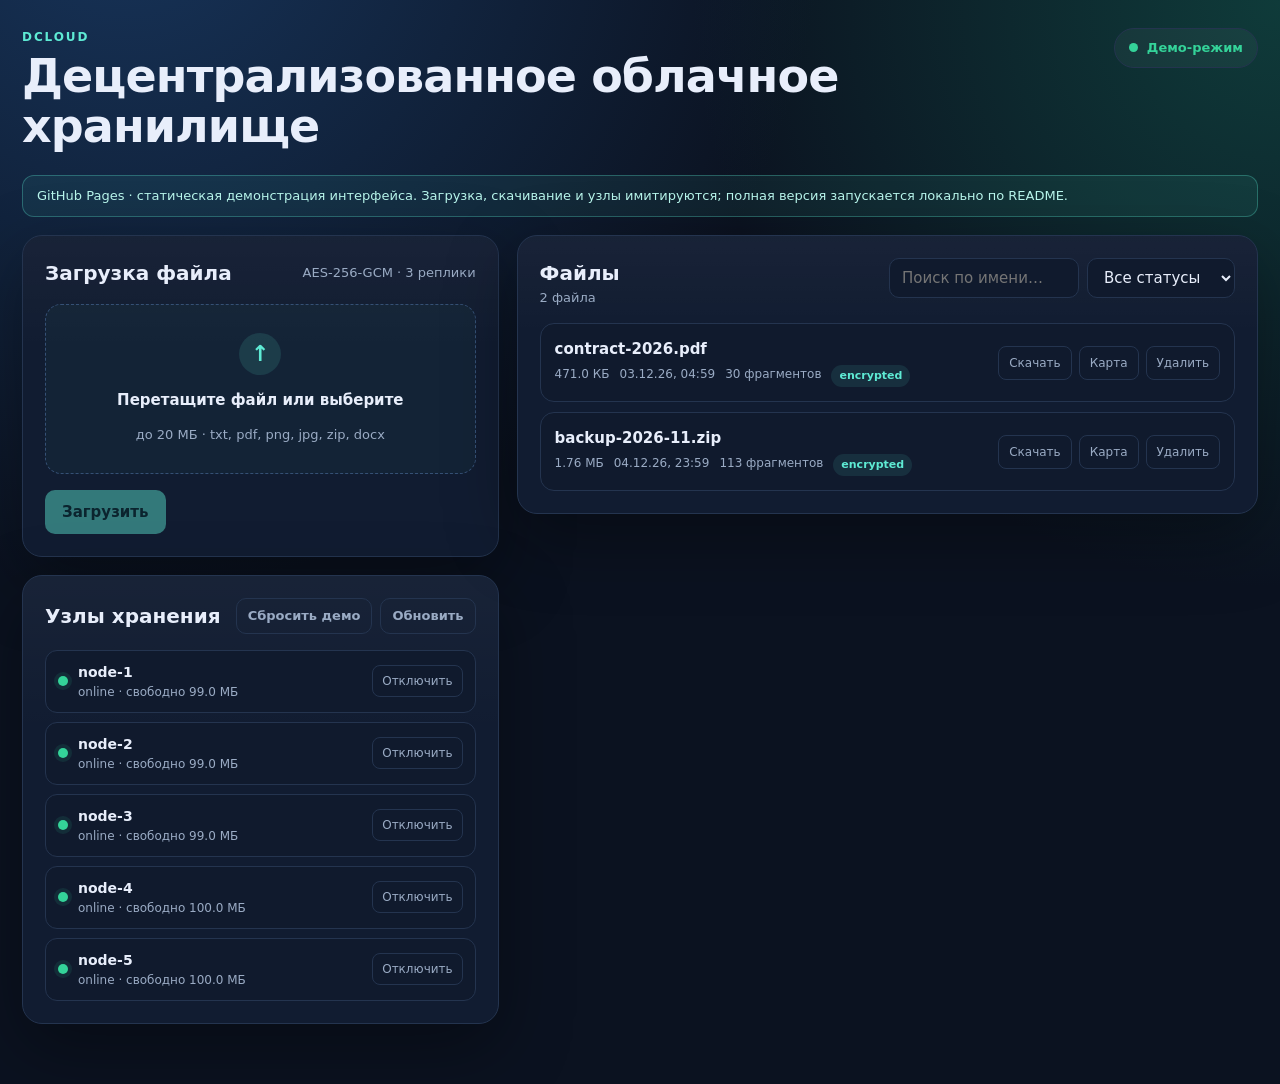
<file: site/index.html>
<!doctype html>
<html lang="ru">
  <head>
    <meta charset="utf-8">
    <meta name="viewport" content="width=device-width, initial-scale=1">
    <title>DCloud — демонстрация интерфейса</title>
    <link rel="stylesheet" href="styles.css?v=2">
  </head>
  <body>
    <div class="app">
      <header class="topbar">
        <div>
          <p class="eyebrow">DCLOUD</p>
          <h1>Децентрализованное облачное хранилище</h1>
        </div>
        <div class="status-pill" data-state="ok">
          <span class="dot"></span><span>Демо-режим</span>
        </div>
      </header>

      <div class="demo-banner">
        GitHub Pages · статическая демонстрация интерфейса. Загрузка, скачивание и узлы имитируются; полная версия запускается локально по README.
      </div>

      <main class="layout">
        <div class="column">
          <section class="panel">
            <div class="panel-head">
              <h2>Загрузка файла</h2>
              <span class="hint">AES-256-GCM · 3 реплики</span>
            </div>

            <form id="upload-form" novalidate>
              <label id="drop-zone" class="drop-zone" for="file-input">
                <input id="file-input" type="file" hidden>
                <span class="drop-icon">↑</span>
                <span class="drop-title">Перетащите файл или выберите</span>
                <span class="drop-hint">до 20 МБ · txt, pdf, png, jpg, zip, docx</span>
              </label>

              <div id="file-meta" class="file-meta hidden">
                <span id="file-name"></span>
                <span id="file-size" class="muted"></span>
              </div>
              <div id="upload-error" class="error hidden" role="alert"></div>

              <div id="progress-wrap" class="progress-wrap hidden">
                <div class="progress-track"><div id="progress-bar" class="progress-bar"></div></div>
                <span id="progress-label">0%</span>
              </div>

              <div class="actions">
                <button id="upload-btn" class="primary" type="submit" disabled>Загрузить</button>
                <button id="cancel-btn" class="secondary hidden" type="button">Отменить</button>
              </div>
            </form>
          </section>

          <section class="panel">
            <div class="panel-head">
              <h2>Узлы хранения</h2>
              <div class="actions-inline">
                <button id="reset-demo" class="ghost" type="button">Сбросить демо</button>
                <button id="refresh-nodes" class="ghost" type="button">Обновить</button>
              </div>
            </div>
            <div id="nodes-list" class="nodes-list"></div>
          </section>
        </div>

        <section class="panel files-panel">
          <div class="panel-head files-head">
            <div>
              <h2>Файлы</h2>
              <p class="hint" id="files-count">0 файлов</p>
            </div>
            <div class="filters">
              <input id="search" type="search" placeholder="Поиск по имени…" autocomplete="off">
              <select id="filter-status" aria-label="Фильтр по статусу">
                <option value="all">Все статусы</option>
                <option value="encrypted">Зашифрован</option>
              </select>
            </div>
          </div>

          <div id="files-list" class="files-list"></div>
          <div id="empty-state" class="empty hidden">
            <div class="empty-icon">☁</div>
            <h3>Хранилище пустое</h3>
            <p>Загрузите первый файл — он будет зашифрован и разложен на три реплики по разным узлам.</p>
            <button id="empty-upload" class="primary" type="button">Загрузить файл</button>
          </div>
          <div id="files-error" class="error hidden" role="alert"></div>
        </section>
      </main>
    </div>

    <div id="details-modal" class="modal hidden" role="dialog" aria-modal="true" aria-labelledby="details-title">
      <div class="modal-card">
        <div class="modal-head">
          <div>
            <p class="eyebrow">Карта фрагментов</p>
            <h2 id="details-title">Файл</h2>
          </div>
          <button id="details-close" class="icon-button" type="button" aria-label="Закрыть">×</button>
        </div>
        <div id="details-summary" class="details-summary"></div>
        <div class="table-wrap">
          <table class="chunk-table">
            <thead>
              <tr><th>#</th><th>Размер</th><th>SHA-256</th><th>Реплики</th></tr>
            </thead>
            <tbody id="chunks-body"></tbody>
          </table>
        </div>
      </div>
    </div>

    <div id="toast" class="toast hidden" role="status"></div>

    <script type="module" src="js/demo.js?v=16kb-2"></script>
  </body>
</html>
</file>
<file: site/styles.css>
:root {
  color-scheme: dark;
  --bg: #0b1220;
  --bg-soft: #101a2d;
  --panel: #111c31;
  --panel-2: #16233c;
  --text: #e8eefb;
  --muted: #9aabc4;
  --border: #24344f;
  --accent: #5eead4;
  --accent-strong: #2dd4bf;
  --danger: #fb7185;
  --warning: #fbbf24;
  --ok: #34d399;
  --shadow: 0 24px 70px rgb(0 0 0 / 35%);
}

* { box-sizing: border-box; }

html, body { min-height: 100%; }

body {
  margin: 0;
  background:
    radial-gradient(circle at 10% -10%, #17345a 0, transparent 42%),
    radial-gradient(circle at 100% 0%, #0f3b3a 0, transparent 35%),
    var(--bg);
  color: var(--text);
  font-family: "Segoe UI", system-ui, -apple-system, sans-serif;
  font-size: 15px;
  line-height: 1.5;
}

button, input, select { font: inherit; }

button { cursor: pointer; }

.hidden { display: none !important; }

.app {
  width: min(1320px, 100%);
  margin: 0 auto;
  padding: 28px 22px 60px;
}

.topbar {
  display: flex;
  align-items: flex-start;
  justify-content: space-between;
  gap: 20px;
  margin-bottom: 24px;
}

.eyebrow {
  margin: 0 0 6px;
  color: var(--accent);
  font-size: 12px;
  font-weight: 700;
  letter-spacing: 0.16em;
  text-transform: uppercase;
}

h1 {
  margin: 0;
  font-size: clamp(28px, 4vw, 46px);
  line-height: 1.08;
  letter-spacing: -0.02em;
}

h2 { margin: 0; font-size: 20px; }
h3 { margin: 0 0 8px; font-size: 18px; }

.status-pill {
  display: inline-flex;
  align-items: center;
  gap: 9px;
  flex-shrink: 0;
  padding: 9px 14px;
  border: 1px solid var(--border);
  border-radius: 999px;
  background: rgb(255 255 255 / 4%);
  color: var(--muted);
  font-size: 13px;
  font-weight: 600;
  white-space: nowrap;
}

.dot {
  width: 9px;
  height: 9px;
  border-radius: 50%;
  background: var(--muted);
}

.status-pill[data-state="ok"] { color: var(--ok); }
.status-pill[data-state="ok"] .dot { background: var(--ok); }
.status-pill[data-state="error"] { color: var(--danger); }
.status-pill[data-state="error"] .dot { background: var(--danger); }

.layout {
  display: grid;
  grid-template-columns: minmax(0, 0.9fr) minmax(0, 1.4fr);
  gap: 18px;
  align-items: start;
}

.column { display: grid; gap: 18px; }

.panel {
  padding: 22px;
  border: 1px solid var(--border);
  border-radius: 20px;
  background: linear-gradient(180deg, rgb(255 255 255 / 3%), transparent 35%), var(--panel);
  box-shadow: var(--shadow);
}

.panel-head {
  display: flex;
  align-items: center;
  justify-content: space-between;
  gap: 14px;
  margin-bottom: 16px;
}

.hint { margin: 0; color: var(--muted); font-size: 13px; }

.files-head { align-items: flex-start; flex-wrap: wrap; }

.filters {
  display: flex;
  gap: 8px;
  flex-wrap: wrap;
}

input[type="search"], select {
  min-height: 38px;
  padding: 8px 12px;
  border: 1px solid var(--border);
  border-radius: 10px;
  background: var(--bg-soft);
  color: var(--text);
  outline: none;
}

input[type="search"] { width: 190px; }
input[type="search"]:focus, select:focus { border-color: var(--accent); }

.drop-zone {
  display: grid;
  place-items: center;
  gap: 6px;
  min-height: 170px;
  padding: 24px;
  border: 1.5px dashed #355075;
  border-radius: 16px;
  background: rgb(94 234 212 / 3%);
  text-align: center;
  cursor: pointer;
  transition: border-color 0.2s, background 0.2s, transform 0.2s;
}

.drop-zone:hover, .drop-zone.dragover {
  border-color: var(--accent);
  background: rgb(94 234 212 / 8%);
}

.drop-zone.dragover { transform: scale(1.01); }

.drop-icon {
  display: grid;
  place-items: center;
  width: 42px;
  height: 42px;
  border-radius: 50%;
  background: rgb(94 234 212 / 12%);
  color: var(--accent);
  font-size: 22px;
  font-weight: 700;
}

.drop-title { font-weight: 700; }
.drop-hint { color: var(--muted); font-size: 13px; }

.file-meta {
  display: flex;
  justify-content: space-between;
  gap: 12px;
  margin-top: 12px;
  padding: 10px 12px;
  border: 1px solid var(--border);
  border-radius: 10px;
  background: var(--bg-soft);
  font-size: 14px;
}

.muted { color: var(--muted); }

.error {
  margin-top: 12px;
  padding: 10px 12px;
  border: 1px solid rgb(251 113 133 / 45%);
  border-radius: 10px;
  background: rgb(251 113 133 / 10%);
  color: #fecdd3;
  font-size: 14px;
}

.actions { display: flex; gap: 10px; margin-top: 16px; }

.primary, .secondary, .ghost, .icon-button {
  border-radius: 10px;
  border: 1px solid transparent;
  padding: 10px 16px;
  font-weight: 700;
  transition: opacity 0.15s, transform 0.15s, background 0.15s;
}

.primary {
  background: var(--accent);
  color: #052e2b;
}
.primary:hover:not(:disabled) { background: #8af5e4; transform: translateY(-1px); }
.primary:disabled { opacity: 0.45; cursor: not-allowed; }

.secondary {
  border-color: var(--border);
  background: var(--panel-2);
  color: var(--text);
}
.secondary:hover { border-color: #3c5579; }

.ghost {
  padding: 7px 11px;
  background: transparent;
  border-color: var(--border);
  color: var(--muted);
  font-size: 13px;
}
.ghost:hover { color: var(--text); border-color: #3c5579; }

.progress-wrap {
  display: flex;
  align-items: center;
  gap: 10px;
  margin-top: 14px;
}

.progress-track {
  flex: 1;
  height: 8px;
  border-radius: 999px;
  background: #1c2b45;
  overflow: hidden;
}

.progress-bar {
  width: 0;
  height: 100%;
  border-radius: inherit;
  background: linear-gradient(90deg, var(--accent), #60a5fa);
  transition: width 0.2s;
}

#progress-label { min-width: 38px; color: var(--muted); font-size: 13px; text-align: right; }

.nodes-list { display: grid; gap: 9px; }

.node {
  display: grid;
  grid-template-columns: auto 1fr auto;
  gap: 10px;
  align-items: center;
  padding: 11px 12px;
  border: 1px solid var(--border);
  border-radius: 12px;
  background: var(--bg-soft);
}

.node-dot {
  width: 10px;
  height: 10px;
  border-radius: 50%;
  background: var(--ok);
  box-shadow: 0 0 0 4px rgb(52 211 153 / 10%);
}
.node.offline .node-dot { background: var(--danger); box-shadow: 0 0 0 4px rgb(251 113 133 / 10%); }

.node-name { font-weight: 700; font-size: 14px; }
.node-sub { color: var(--muted); font-size: 12px; }

.node-toggle {
  padding: 6px 9px;
  border: 1px solid var(--border);
  border-radius: 8px;
  background: transparent;
  color: var(--muted);
  font-size: 12px;
}
.node-toggle:hover { color: var(--text); border-color: #3c5579; }

.files-list { display: grid; gap: 10px; }

.file-card {
  display: grid;
  grid-template-columns: minmax(0, 1fr) auto;
  gap: 12px;
  align-items: center;
  padding: 14px;
  border: 1px solid var(--border);
  border-radius: 14px;
  background: var(--bg-soft);
  transition: border-color 0.15s, transform 0.15s;
}

.file-card:hover { border-color: #38547b; transform: translateY(-1px); }

.file-name {
  margin: 0 0 4px;
  overflow: hidden;
  font-weight: 700;
  text-overflow: ellipsis;
  white-space: nowrap;
}

.file-meta-line {
  display: flex;
  flex-wrap: wrap;
  gap: 10px;
  color: var(--muted);
  font-size: 12px;
}

.badge {
  display: inline-flex;
  align-items: center;
  padding: 3px 8px;
  border-radius: 999px;
  background: rgb(94 234 212 / 10%);
  color: var(--accent);
  font-size: 11px;
  font-weight: 700;
}

.file-actions { display: flex; gap: 7px; flex-wrap: wrap; justify-content: flex-end; }

.file-actions button {
  padding: 7px 10px;
  border: 1px solid var(--border);
  border-radius: 8px;
  background: transparent;
  color: var(--muted);
  font-size: 12px;
}
.file-actions button:hover { color: var(--text); border-color: #3c5579; }
.file-actions .danger:hover { color: #fecdd3; border-color: rgb(251 113 133 / 55%); }

.empty {
  display: grid;
  place-items: center;
  gap: 8px;
  padding: 48px 20px;
  text-align: center;
}
.empty-icon { font-size: 42px; color: #355075; }
.empty p { max-width: 430px; margin: 0 0 8px; color: var(--muted); }

.modal {
  position: fixed;
  inset: 0;
  z-index: 20;
  display: grid;
  place-items: center;
  padding: 22px;
  background: rgb(3 8 18 / 72%);
  backdrop-filter: blur(6px);
}

.modal-card {
  width: min(980px, 100%);
  max-height: min(820px, 88vh);
  overflow: auto;
  padding: 22px;
  border: 1px solid var(--border);
  border-radius: 18px;
  background: var(--panel);
  box-shadow: var(--shadow);
}

.modal-head {
  display: flex;
  align-items: flex-start;
  justify-content: space-between;
  gap: 16px;
  margin-bottom: 14px;
}

.icon-button {
  width: 36px;
  height: 36px;
  padding: 0;
  border-color: var(--border);
  background: transparent;
  color: var(--muted);
  font-size: 22px;
  line-height: 1;
}
.icon-button:hover { color: var(--text); }

.details-summary {
  display: flex;
  flex-wrap: wrap;
  gap: 10px 18px;
  margin-bottom: 16px;
  padding: 12px 14px;
  border: 1px solid var(--border);
  border-radius: 12px;
  background: var(--bg-soft);
  color: var(--muted);
  font-size: 13px;
}
.details-summary strong { color: var(--text); }

.table-wrap { overflow-x: auto; }

.chunk-table {
  width: 100%;
  border-collapse: collapse;
  font-size: 12px;
}
.chunk-table th, .chunk-table td {
  padding: 9px 8px;
  border-bottom: 1px solid var(--border);
  text-align: left;
  vertical-align: top;
}
.chunk-table th { color: var(--muted); font-weight: 700; }
.chunk-table code { color: #c7d2fe; font-size: 11px; }

.replica-list { display: flex; flex-wrap: wrap; gap: 5px; }
.replica {
  padding: 3px 7px;
  border-radius: 7px;
  background: rgb(52 211 153 / 10%);
  color: #a7f3d0;
  font-size: 11px;
  font-weight: 700;
}
.replica.offline { background: rgb(251 113 133 / 10%); color: #fecdd3; }

.toast {
  position: fixed;
  right: 22px;
  bottom: 22px;
  z-index: 30;
  max-width: min(420px, calc(100vw - 44px));
  padding: 12px 15px;
  border: 1px solid var(--border);
  border-radius: 12px;
  background: var(--panel-2);
  box-shadow: var(--shadow);
  font-size: 14px;
}
.toast.error { border-color: rgb(251 113 133 / 50%); color: #fecdd3; }
.toast.ok { border-color: rgb(52 211 153 / 50%); color: #a7f3d0; }

@media (max-width: 980px) {
  .layout { grid-template-columns: 1fr; }
}

@media (max-width: 640px) {
  .app { padding: 18px 14px 40px; }
  .topbar { flex-direction: column; }
  .panel { padding: 17px; }
  .file-card { grid-template-columns: 1fr; }
  .file-actions { justify-content: flex-start; }
  input[type="search"] { width: 100%; }
  .filters { width: 100%; }
  .filters input, .filters select { flex: 1; }
}

.demo-banner {
  margin-bottom: 18px;
  padding: 10px 14px;
  border: 1px solid rgb(94 234 212 / 30%);
  border-radius: 12px;
  background: rgb(94 234 212 / 7%);
  color: #b9f7ed;
  font-size: 13px;
}

.actions-inline {
  display: flex;
  gap: 8px;
  flex-wrap: wrap;
}
</file>
